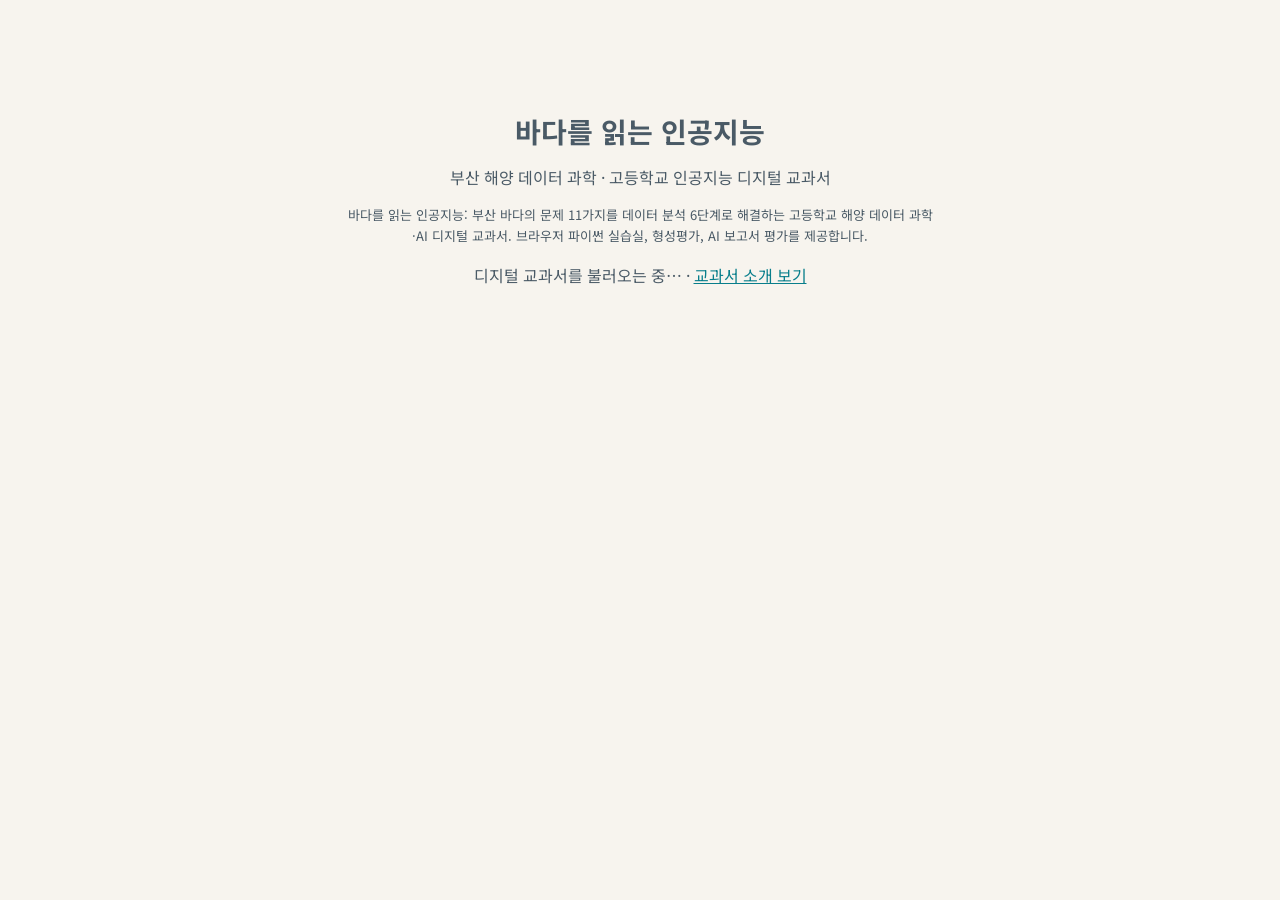
<file: index.html>
<!DOCTYPE html>
<html lang="ko">
<head>
<meta charset="utf-8">
<meta name="viewport" content="width=device-width, initial-scale=1">
<title>바다를 읽는 인공지능 | 부산 해양 데이터 과학 AI 디지털 교과서</title>
<meta name="description" content="바다를 읽는 인공지능: 부산 바다의 문제 11가지를 데이터 분석 6단계로 해결하는 고등학교 해양 데이터 과학·AI 디지털 교과서. 브라우저 파이썬 실습실, 형성평가, AI 보고서 평가를 제공합니다.">
<meta name="keywords" content="바다를 읽는 인공지능, 부산 해양 데이터 과학, 해양 데이터, 인공지능 교과서, 데이터 과학, 디지털 교과서, 고등학교 AI, 머신러닝 실습, 파이썬, 부산 바다">
<link rel="canonical" href="https://bunnyeolee.github.io/bada/">
<meta name="robots" content="index,follow">
<meta name="theme-color" content="#0b3954">
<meta property="og:type" content="website"><meta property="og:locale" content="ko_KR"><meta property="og:site_name" content="바다를 읽는 인공지능">
<meta property="og:title" content="바다를 읽는 인공지능 · 부산 해양 데이터 과학 디지털 교과서"><meta property="og:description" content="바다를 읽는 인공지능: 부산 바다의 문제 11가지를 데이터 분석 6단계로 해결하는 고등학교 해양 데이터 과학·AI 디지털 교과서. 브라우저 파이썬 실습실, 형성평가, AI 보고서 평가를 제공합니다.">
<meta property="og:url" content="https://bunnyeolee.github.io/bada/"><meta property="og:image" content="https://bunnyeolee.github.io/bada/og.png"><meta property="og:image:width" content="1200"><meta property="og:image:height" content="630">
<meta name="twitter:card" content="summary_large_image"><meta name="twitter:title" content="바다를 읽는 인공지능"><meta name="twitter:description" content="바다를 읽는 인공지능: 부산 바다의 문제 11가지를 데이터 분석 6단계로 해결하는 고등학교 해양 데이터 과학·AI 디지털 교과서. 브라우저 파이썬 실습실, 형성평가, AI 보고서 평가를 제공합니다."><meta name="twitter:image" content="https://bunnyeolee.github.io/bada/og.png">
<meta name="google-site-verification" content="dU9TQz_OjfH5fvHGdCy_H62R6X4qDfVGs4rVJSumk_A">
<script type="application/ld+json">{"@context": "https://schema.org", "@graph": [{"@type": "WebSite", "name": "바다를 읽는 인공지능", "alternateName": ["바다를 읽는 AI", "부산 해양 데이터 과학 디지털 교과서"], "url": "https://bunnyeolee.github.io/bada/", "inLanguage": "ko"}, {"@type": "Course", "name": "바다를 읽는 인공지능", "description": "바다를 읽는 인공지능: 부산 바다의 문제 11가지를 데이터 분석 6단계로 해결하는 고등학교 해양 데이터 과학·AI 디지털 교과서. 브라우저 파이썬 실습실, 형성평가, AI 보고서 평가를 제공합니다.", "url": "https://bunnyeolee.github.io/bada/", "inLanguage": "ko", "educationalLevel": "고등학교", "about": ["데이터 과학", "인공지능", "머신러닝", "해양 데이터"], "provider": {"@type": "Organization", "name": "바다를 읽는 인공지능", "url": "https://bunnyeolee.github.io/bada/"}, "hasCourseInstance": {"@type": "CourseInstance", "courseMode": "online", "courseWorkload": "PT34H"}, "offers": {"@type": "Offer", "price": "0", "priceCurrency": "KRW", "category": "Free"}}]}</script>

<link rel="preconnect" href="https://fonts.googleapis.com">
<link rel="stylesheet" href="https://fonts.googleapis.com/css2?family=Noto+Sans+KR:wght@400;500;700;900&family=JetBrains+Mono:wght@400;600&display=swap">
<link rel="icon" href="data:image/svg+xml,%3Csvg xmlns=%22http://www.w3.org/2000/svg%22 viewBox=%220 0 100 100%22%3E%3Ctext y=%22.9em%22 font-size=%2290%22%3E🌊%3C/text%3E%3C/svg%3E">
<link rel="stylesheet" href="app.css">
<script>window.APP_MODE = window.APP_MODE || "server";</script>
<script src="config.js"></script>
<script>window.APP_MODE = (window.BADA_CONFIG && window.BADA_CONFIG.apiUrl) ? "gas" : "demo";</script>
</head>
<body>
<div id="app"><div class="boot" style="max-width:640px;margin:12vh auto;padding:0 20px;text-align:center">
<h1 style="font-size:28px;margin:0 0 10px">바다를 읽는 인공지능</h1><p style="margin:0 0 6px">부산 해양 데이터 과학 · 고등학교 인공지능 디지털 교과서</p>
<p class="small muted">바다를 읽는 인공지능: 부산 바다의 문제 11가지를 데이터 분석 6단계로 해결하는 고등학교 해양 데이터 과학·AI 디지털 교과서. 브라우저 파이썬 실습실, 형성평가, AI 보고서 평가를 제공합니다.</p><p>디지털 교과서를 불러오는 중… · <a href="intro.html">교과서 소개 보기</a></p>
<noscript><p>이 디지털 교과서는 자바스크립트가 켜져 있어야 동작합니다. <a href="intro.html">교과서 소개</a>를 먼저 읽어 보세요.</p></noscript></div></div>
<div id="toast" role="status" aria-live="polite"></div>
<div id="modal" class="modal" hidden><div class="modal-card" role="dialog" aria-modal="true"><div id="modal-body"></div></div></div>
<script src="vendor/chart.umd.min.js"></script>
<script src="js/core.js"></script>
<script src="js/local.js"></script>
<script src="js/gas.js"></script>
<script src="js/book.js"></script>
<script src="js/lab.js"></script>
<script src="js/student.js"></script>
<script src="js/teacher.js"></script>
<script src="js/insight.js"></script>
<script>App.start();</script>
</body>
</html>
</file>
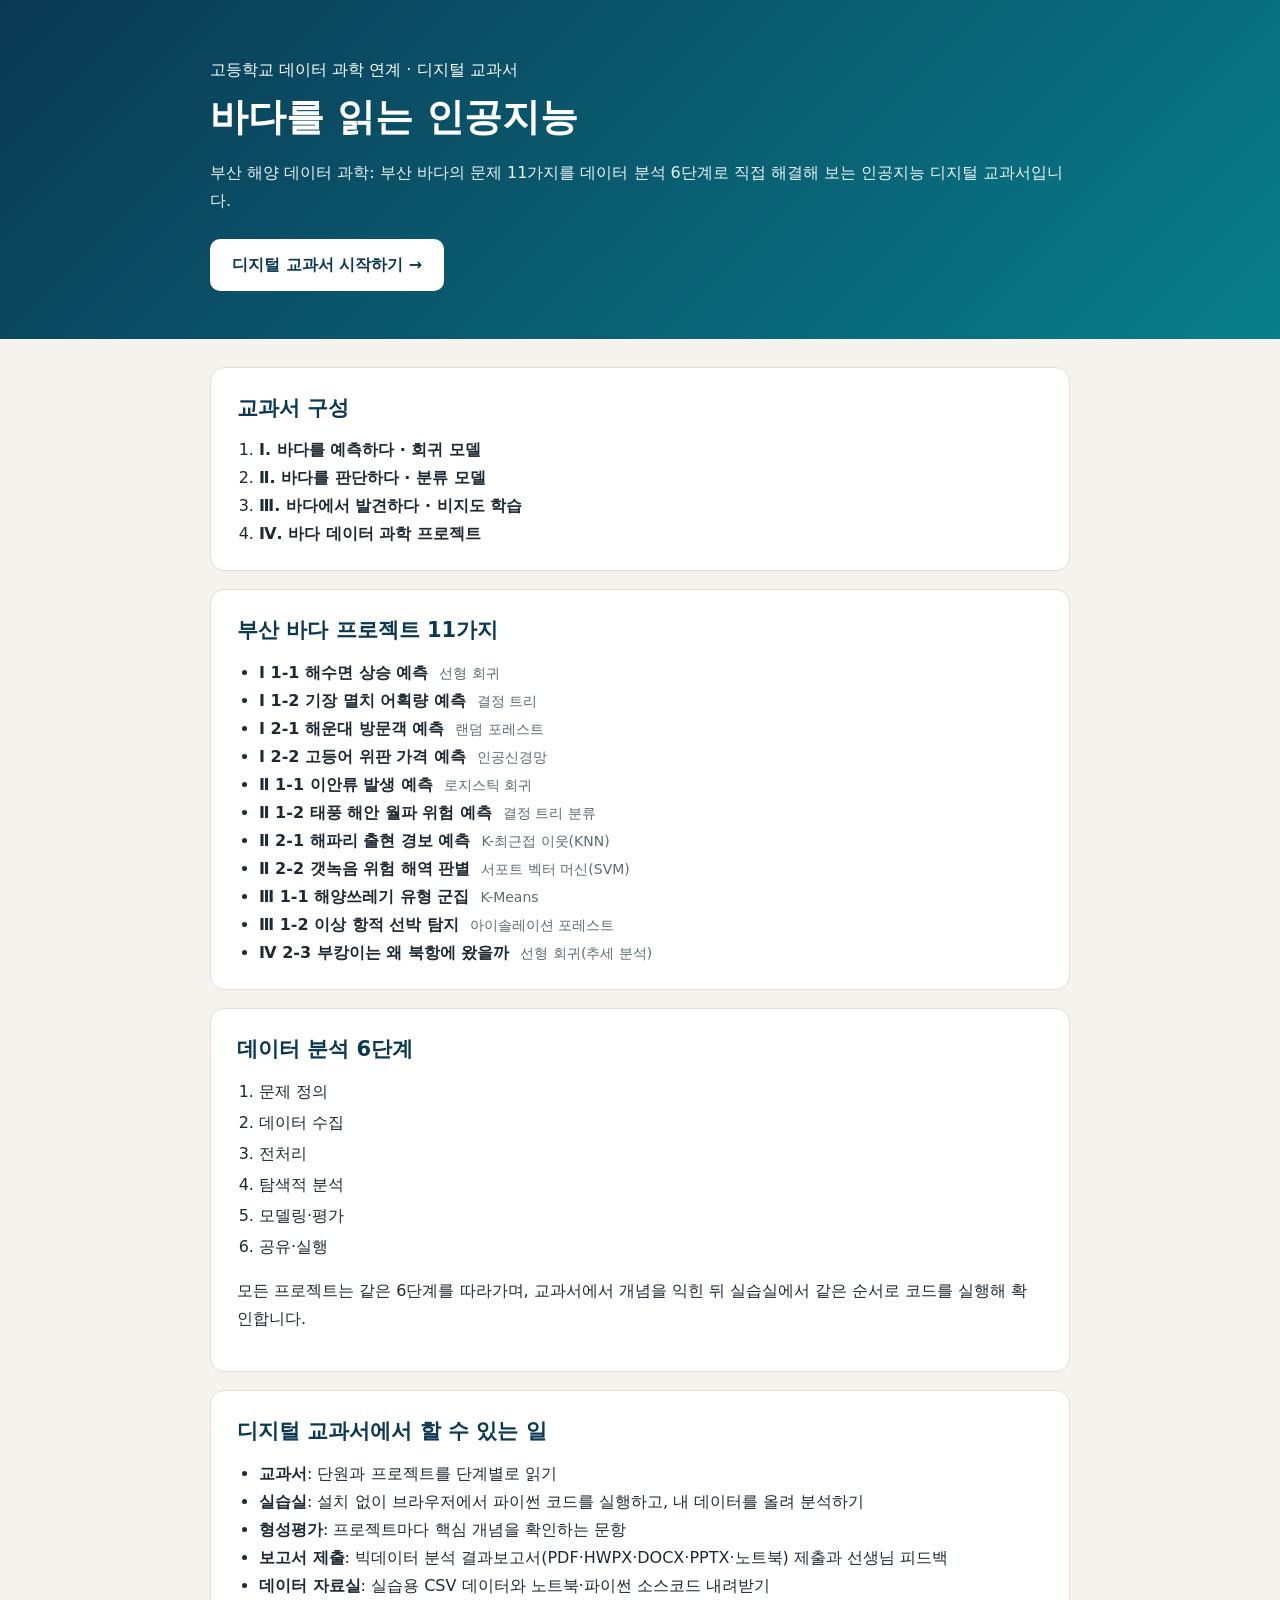
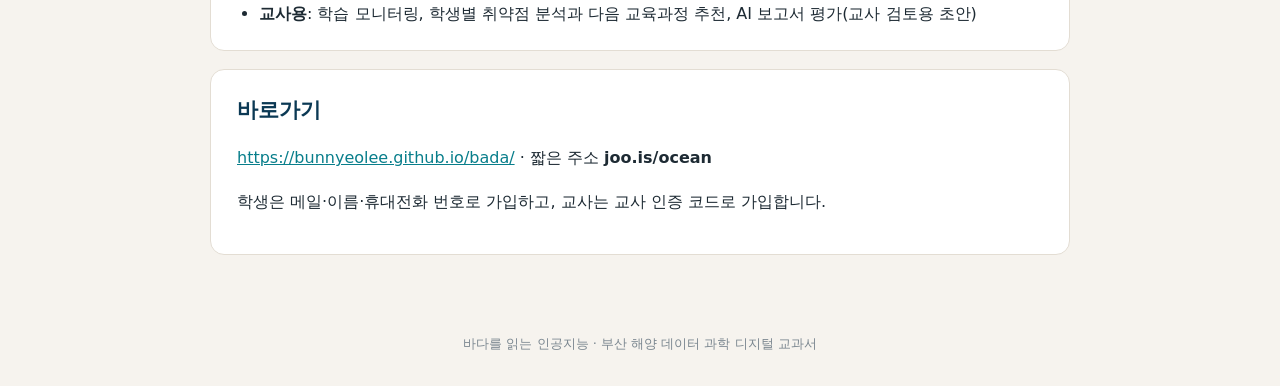
<file: intro.html>
<!DOCTYPE html><html lang="ko"><head><meta charset="utf-8"><meta name="viewport" content="width=device-width, initial-scale=1">
<title>바다를 읽는 인공지능 소개 | 부산 해양 데이터 과학 AI 디지털 교과서</title>
<meta name="description" content="바다를 읽는 인공지능: 부산 바다의 문제 11가지를 데이터 분석 6단계로 해결하는 고등학교 해양 데이터 과학·AI 디지털 교과서. 브라우저 파이썬 실습실, 형성평가, AI 보고서 평가를 제공합니다."><link rel="canonical" href="https://bunnyeolee.github.io/bada/intro.html">
<meta property="og:title" content="바다를 읽는 인공지능 소개"><meta property="og:description" content="바다를 읽는 인공지능: 부산 바다의 문제 11가지를 데이터 분석 6단계로 해결하는 고등학교 해양 데이터 과학·AI 디지털 교과서. 브라우저 파이썬 실습실, 형성평가, AI 보고서 평가를 제공합니다."><meta property="og:image" content="https://bunnyeolee.github.io/bada/og.png"><meta property="og:url" content="https://bunnyeolee.github.io/bada/intro.html">
<link rel="icon" href="data:image/svg+xml,%3Csvg xmlns=%22http://www.w3.org/2000/svg%22 viewBox=%220 0 100 100%22%3E%3Ctext y=%22.9em%22 font-size=%2290%22%3E🌊%3C/text%3E%3C/svg%3E">
<style>body{margin:0;font-family:"Noto Sans KR",system-ui,sans-serif;color:#1d2a33;background:#f6f3ee;line-height:1.75}
header{background:linear-gradient(135deg,#0b3954,#087e8b);color:#fff;padding:56px 20px 48px}.w{max-width:860px;margin:0 auto}
h1{font-size:38px;margin:0 0 8px}header p{opacity:.92;margin:6px 0}.go{display:inline-block;margin-top:18px;background:#fff;color:#0b3954;font-weight:800;padding:12px 22px;border-radius:10px;text-decoration:none}
main{padding:28px 20px 60px}section{background:#fff;border:1px solid #e3ddd3;border-radius:14px;padding:22px 26px;margin-bottom:18px}h2{color:#0b3954;margin:0 0 10px;font-size:21px}
ol,ul{padding-left:22px;margin:0}li span{color:#5c6b75;font-size:14px;margin-left:6px}.steps li{margin:3px 0}footer{text-align:center;color:#7b8790;font-size:13px;padding-bottom:30px}a{color:#087e8b}</style></head>
<body><header><div class="w"><div>고등학교 데이터 과학 연계 · 디지털 교과서</div><h1>바다를 읽는 인공지능</h1>
<p>부산 해양 데이터 과학: 부산 바다의 문제 11가지를 데이터 분석 6단계로 직접 해결해 보는 인공지능 디지털 교과서입니다.</p>
<a class="go" href="./">디지털 교과서 시작하기 →</a></div></header>
<main class="w">
<section><h2>교과서 구성</h2><ol><li><b>Ⅰ. 바다를 예측하다 · 회귀 모델</b></li><li><b>Ⅱ. 바다를 판단하다 · 분류 모델</b></li><li><b>Ⅲ. 바다에서 발견하다 · 비지도 학습</b></li><li><b>Ⅳ. 바다 데이터 과학 프로젝트</b></li></ol></section>
<section><h2>부산 바다 프로젝트 11가지</h2><ul><li><b>Ⅰ 1-1 해수면 상승 예측</b> <span>선형 회귀</span></li><li><b>Ⅰ 1-2 기장 멸치 어획량 예측</b> <span>결정 트리</span></li><li><b>Ⅰ 2-1 해운대 방문객 예측</b> <span>랜덤 포레스트</span></li><li><b>Ⅰ 2-2 고등어 위판 가격 예측</b> <span>인공신경망</span></li><li><b>Ⅱ 1-1 이안류 발생 예측</b> <span>로지스틱 회귀</span></li><li><b>Ⅱ 1-2 태풍 해안 월파 위험 예측</b> <span>결정 트리 분류</span></li><li><b>Ⅱ 2-1 해파리 출현 경보 예측</b> <span>K-최근접 이웃(KNN)</span></li><li><b>Ⅱ 2-2 갯녹음 위험 해역 판별</b> <span>서포트 벡터 머신(SVM)</span></li><li><b>Ⅲ 1-1 해양쓰레기 유형 군집</b> <span>K-Means</span></li><li><b>Ⅲ 1-2 이상 항적 선박 탐지</b> <span>아이솔레이션 포레스트</span></li><li><b>Ⅳ 2-3 부캉이는 왜 북항에 왔을까</b> <span>선형 회귀(추세 분석)</span></li></ul></section>
<section><h2>데이터 분석 6단계</h2><ol class="steps"><li>문제 정의</li><li>데이터 수집</li><li>전처리</li><li>탐색적 분석</li><li>모델링·평가</li><li>공유·실행</li></ol>
<p>모든 프로젝트는 같은 6단계를 따라가며, 교과서에서 개념을 익힌 뒤 실습실에서 같은 순서로 코드를 실행해 확인합니다.</p></section>
<section><h2>디지털 교과서에서 할 수 있는 일</h2><ul>
<li><b>교과서</b>: 단원과 프로젝트를 단계별로 읽기</li>
<li><b>실습실</b>: 설치 없이 브라우저에서 파이썬 코드를 실행하고, 내 데이터를 올려 분석하기</li>
<li><b>형성평가</b>: 프로젝트마다 핵심 개념을 확인하는 문항</li>
<li><b>보고서 제출</b>: 빅데이터 분석 결과보고서(PDF·HWPX·DOCX·PPTX·노트북) 제출과 선생님 피드백</li>
<li><b>데이터 자료실</b>: 실습용 CSV 데이터와 노트북·파이썬 소스코드 내려받기</li>
<li><b>교사용</b>: 학습 모니터링, 학생별 취약점 분석과 다음 교육과정 추천, AI 보고서 평가(교사 검토용 초안)</li></ul></section>
<section><h2>바로가기</h2><p><a href="./">https://bunnyeolee.github.io/bada/</a> · 짧은 주소 <b>joo.is/ocean</b></p>
<p>학생은 메일·이름·휴대전화 번호로 가입하고, 교사는 교사 인증 코드로 가입합니다.</p></section>
</main><footer>바다를 읽는 인공지능 · 부산 해양 데이터 과학 디지털 교과서</footer></body></html>
</file>
<file: app.css>
:root{
  --navy:#0b3954; --navy2:#12506f; --teal:#087e8b; --teal2:#0fa3b1; --sky:#e6f4f6; --sand:#f7f4ee; --coral:#e8594f; --amber:#f2a541; --green:#3c9d6b;
  --ink:#1d2730; --ink2:#4a5a66; --line:#dfe6ea; --card:#fff; --radius:12px; --shadow:0 1px 2px rgba(11,57,84,.06),0 4px 16px rgba(11,57,84,.06);
  --font:"Noto Sans KR",system-ui,-apple-system,"Apple SD Gothic Neo","Malgun Gothic",sans-serif; --mono:"JetBrains Mono",ui-monospace,Consolas,monospace;
}
*{box-sizing:border-box}
html,body{margin:0;background:var(--sand);color:var(--ink);font-family:var(--font);font-size:16px;line-height:1.65}
a{color:var(--teal)}
button{font-family:inherit}
.boot{padding:40vh 0;text-align:center;color:var(--ink2)}
.hidden{display:none!important}
/* ---- buttons, inputs ---- */
.btn{display:inline-flex;align-items:center;gap:6px;border:1px solid var(--line);background:#fff;color:var(--ink);padding:8px 14px;border-radius:9px;font-size:14.5px;font-weight:500;cursor:pointer;text-decoration:none;white-space:nowrap}
.btn:hover{border-color:var(--teal);color:var(--teal)}
.btn.primary{background:var(--teal);border-color:var(--teal);color:#fff}
.btn.primary:hover{background:#066e79;color:#fff}
.btn.navy{background:var(--navy);border-color:var(--navy);color:#fff}
.btn.danger{color:var(--coral);border-color:#f3c7c3}
.btn.sm{padding:5px 10px;font-size:13px}
.btn:disabled{opacity:.5;cursor:not-allowed}
.btn.ai{background:linear-gradient(135deg,#6a4cc4,#087e8b);color:#fff;border:0}
input,select,textarea{font-family:inherit;font-size:15px;border:1px solid var(--line);border-radius:9px;padding:9px 11px;background:#fff;color:var(--ink);width:100%}
input:focus,select:focus,textarea:focus{outline:2px solid rgba(8,126,139,.25);border-color:var(--teal)}
label.f{display:block;font-size:13.5px;font-weight:500;color:var(--ink2);margin:12px 0 5px}
.row{display:flex;gap:10px;align-items:center;flex-wrap:wrap}
.spacer{flex:1}
.muted{color:var(--ink2)} .small{font-size:13px}
.pill{display:inline-block;white-space:nowrap;padding:2px 9px;border-radius:99px;font-size:12px;font-weight:600;background:var(--sky);color:var(--navy2)}
.pill.ok{background:#e1f3e9;color:#1f7a4b} .pill.warn{background:#fdf0dc;color:#9a5b00} .pill.bad{background:#fde5e3;color:#b23a31} .pill.gray{background:#eef1f3;color:#6b7680}
.dot{display:inline-block;width:8px;height:8px;border-radius:50%;background:#c4ccd2;margin-right:5px}.dot.on{background:#2fb36b;box-shadow:0 0 0 3px rgba(47,179,107,.18)}
/* ---- layout ---- */
.topbar{position:sticky;top:0;z-index:20;background:var(--navy);color:#fff;display:flex;align-items:center;gap:6px;padding:0 18px;height:58px;box-shadow:0 2px 10px rgba(0,0,0,.12)}
.brand{display:flex;align-items:center;gap:10px;font-weight:900;letter-spacing:-.3px;margin-right:14px;color:#fff;text-decoration:none;white-space:nowrap}
.brand .logo{width:30px;height:30px;border-radius:8px;background:linear-gradient(160deg,#0fa3b1,#0b3954);display:grid;place-items:center;font-size:17px;border:1px solid rgba(255,255,255,.25)}
.brand small{font-weight:500;opacity:.7;font-size:12px;display:block;line-height:1}
.nav{display:flex;gap:2px;overflow-x:auto;scrollbar-width:none}
.nav a{color:#cfe3ea;text-decoration:none;padding:8px 12px;border-radius:8px;font-size:14.5px;white-space:nowrap}
.nav a:hover{background:rgba(255,255,255,.08);color:#fff}
.nav a.on{background:rgba(255,255,255,.14);color:#fff;font-weight:700}
.who{display:flex;align-items:center;gap:10px;font-size:13.5px;white-space:nowrap;color:#d8e8ee}
.who b{color:#fff}.who .role{font-size:11.5px;padding:1px 7px;border-radius:99px;background:rgba(255,255,255,.16)}
.who .btn{background:transparent;color:#fff;border-color:rgba(255,255,255,.3);padding:5px 10px;font-size:13px}
.demo-bar{background:#fff7e6;border-bottom:1px solid #f3dfb5;color:#7a5200;font-size:13.5px;padding:7px 18px;display:flex;gap:10px;align-items:center;flex-wrap:wrap}
.page{max-width:1240px;margin:0 auto;padding:26px 22px 80px}
.page.wide{max-width:1500px}
h1.title{font-size:26px;margin:0 0 6px;letter-spacing:-.5px}
.sub{color:var(--ink2);margin:0 0 22px}
.card{background:var(--card);border:1px solid var(--line);border-radius:var(--radius);box-shadow:var(--shadow);padding:20px}
.card h3{margin:0 0 12px;font-size:17px}
.grid{display:grid;gap:16px}
.g2{grid-template-columns:repeat(auto-fit,minmax(320px,1fr))} .g3{grid-template-columns:repeat(auto-fit,minmax(260px,1fr))} .g4{grid-template-columns:repeat(auto-fit,minmax(190px,1fr))}
.stat{padding:16px 18px}.stat .k{font-size:13px;color:var(--ink2)}.stat .v{font-size:28px;font-weight:900;letter-spacing:-.5px;color:var(--navy)}.stat .v small{font-size:14px;font-weight:500;color:var(--ink2);margin-left:3px}
/* ---- auth ---- */
.auth{min-height:100vh;display:grid;grid-template-columns:1.1fr 1fr}
.auth-hero{background:linear-gradient(170deg,rgba(11,57,84,.88),rgba(8,126,139,.82)),url(fig/cover.png) center/cover;color:#fff;padding:56px 52px;display:flex;flex-direction:column;justify-content:flex-end}
.auth-hero h1{font-size:38px;line-height:1.25;margin:0 0 14px;letter-spacing:-1px}
.auth-hero p{opacity:.9;max-width:520px}
.auth-hero .chips{display:flex;flex-wrap:wrap;gap:6px;margin-top:20px}
.auth-hero .chips span{border:1px solid rgba(255,255,255,.35);border-radius:99px;padding:3px 11px;font-size:13px}
.auth-panel{display:flex;align-items:center;justify-content:center;padding:40px 24px}
.auth-box{width:100%;max-width:420px}
.tabs{display:flex;background:#eaeef1;border-radius:11px;padding:4px;margin-bottom:18px}
.tabs button{flex:1;border:0;background:transparent;padding:10px;border-radius:8px;font-size:15px;font-weight:600;color:var(--ink2);cursor:pointer}
.tabs button.on{background:#fff;color:var(--navy);box-shadow:var(--shadow)}
.err{color:var(--coral);font-size:14px;min-height:20px;margin-top:10px}
.consent{font-size:13px;color:var(--ink2);background:#f3f6f8;border-radius:9px;padding:10px 12px;margin-top:14px}
.consent label{display:flex;gap:8px;align-items:flex-start;color:var(--ink);font-weight:500;margin-top:6px}
.consent input{width:auto;margin-top:5px}
/* ---- book ---- */
.book{display:grid;grid-template-columns:290px 1fr;gap:0;min-height:calc(100vh - 58px)}
.toc{background:#fff;border-right:1px solid var(--line);padding:16px 10px 60px;position:sticky;top:58px;height:calc(100vh - 58px);overflow:auto}
.toc .u{margin:10px 0 4px;padding:6px 10px;font-weight:800;color:var(--navy);font-size:14.5px}
.toc .u span{color:var(--teal);margin-right:5px}
.toc a{display:flex;gap:6px;align-items:baseline;padding:5px 10px 5px 14px;border-radius:7px;color:var(--ink);text-decoration:none;font-size:13.8px;line-height:1.45}
.toc a:hover{background:var(--sky)}
.toc a.on{background:var(--teal);color:#fff}
.toc a.proj{font-weight:600}
.toc a .ck{margin-left:auto;font-size:11px;color:var(--green)} .toc a.on .ck{color:#fff}
.reader{padding:28px 40px 90px;max-width:960px}
.crumb{font-size:13px;color:var(--ink2);margin-bottom:6px}
.reader h1{font-size:28px;letter-spacing:-.6px;margin:0 0 16px;color:var(--navy)}
.proj-head{display:flex;gap:18px;align-items:flex-end;background:linear-gradient(120deg,var(--navy),var(--teal));color:#fff;border-radius:16px;padding:22px 24px;margin-bottom:18px}
.proj-head h1{color:#fff;margin:0}
.proj-head .algo{display:inline-block;background:rgba(255,255,255,.18);border-radius:99px;padding:2px 10px;font-size:13px;margin-bottom:8px}
.steps{display:flex;gap:6px;flex-wrap:wrap;margin:0 0 20px;position:sticky;top:58px;background:var(--sand);padding:10px 0;z-index:5}
.steps button{border:1px solid var(--line);background:#fff;border-radius:99px;padding:7px 13px;font-size:13.5px;cursor:pointer;color:var(--ink2);display:flex;gap:6px;align-items:center}
.steps button b{display:inline-grid;place-items:center;width:20px;height:20px;border-radius:50%;background:#e8eef1;color:var(--navy);font-size:11.5px}
.steps button.on{border-color:var(--teal);color:var(--teal);font-weight:700}
.steps button.on b{background:var(--teal);color:#fff}
.steps button.done b{background:var(--green);color:#fff}
.content{font-size:16.3px}
.content h4{font-size:20px;color:var(--navy);margin:28px 0 10px}
.content p{margin:10px 0}
.content figure.fig{margin:22px 0;background:#fff;border:1px solid var(--line);border-radius:12px;padding:12px;text-align:center}
.content figure.fig img{max-width:100%;height:auto;border-radius:6px}
.content figcaption{font-size:13.5px;color:var(--ink2);margin-top:6px}
.content figcaption b{color:var(--teal);margin-right:4px}
.tbl{overflow-x:auto;margin:14px 0}
.content table{border-collapse:collapse;width:100%;font-size:14.5px;background:#fff}
.content th{background:#e9f2f4;color:var(--navy);font-weight:700;text-align:left}
.content th,.content td{border:1px solid #d6e0e5;padding:8px 10px;vertical-align:top}
.content pre.code{background:#0f2534;color:#e4eef3;border-radius:10px;padding:14px 16px;overflow:auto;font-family:var(--mono);font-size:13.5px;line-height:1.55;position:relative}
.content code{font-family:var(--mono);font-size:.92em;background:#eef3f5;padding:1px 5px;border-radius:4px}
.content pre code{background:none;padding:0}
.box{border-radius:12px;margin:18px 0;overflow:hidden;border:1px solid var(--line);background:#fff}
.box-h{padding:8px 14px;font-weight:800;font-size:14.5px;color:#fff;background:var(--navy2)}
.box-b{padding:6px 16px 10px}
.box-b p{margin:8px 0}
.box-goal .box-h{background:var(--teal)} .box-concept .box-h{background:#6a4cc4} .box-concept{border-color:#d9d0f3;background:#faf8ff}
.box-self .box-h{background:var(--coral)} .box-team .box-h{background:#d17a22} .box-more .box-h{background:#3e7cb1}
.box-data .box-h{background:#2c6e49} .box-data{background:#f4faf6} .box-world .box-h{background:var(--navy)} .box-world{background:#f5f9fb}
.box-check .box-h,.box-keyword .box-h,.box-quiz .box-h{background:#8a5a00} .box-plan .box-h{background:#7a8790} .box-unit .box-h{background:var(--teal)}
.box-env .box-h{background:#555} .box-comp .box-h{background:#6a4cc4}
.box textarea.note-input{border:0;border-top:1px dashed var(--line);border-radius:0;min-height:70px}
details.answer{background:#fffaf0;border:1px dashed #e6c88a;border-radius:9px;padding:6px 12px;margin:10px 0}
details.answer summary{cursor:pointer;color:#8a5a00;font-weight:600;font-size:14px}
textarea.form-cell{min-height:54px;border:1px dashed #c9d5db;background:#fbfdfe;font-size:14px}
.pager{display:flex;justify-content:space-between;gap:10px;margin-top:36px;padding-top:18px;border-top:1px solid var(--line)}
.next-actions{display:grid;grid-template-columns:repeat(auto-fit,minmax(200px,1fr));gap:12px;margin-top:26px}
.next-actions a{display:block;background:#fff;border:1px solid var(--line);border-radius:12px;padding:14px 16px;text-decoration:none;color:var(--ink)}
.next-actions a:hover{border-color:var(--teal)}
.next-actions b{display:block;color:var(--navy);margin-bottom:3px}
/* ---- project cards ---- */
.pcard{display:flex;flex-direction:column;overflow:hidden;padding:0}
.pcard .img{height:130px;background-size:cover;background-position:center;position:relative}
.pcard .img .tag{position:absolute;left:10px;top:10px;background:rgba(11,57,84,.85);color:#fff;font-size:12px;border-radius:6px;padding:2px 8px}
.pcard .body{padding:14px 16px;flex:1;display:flex;flex-direction:column;gap:6px}
.pcard .body b{font-size:15.5px}
.pcard .body .q{font-size:13.5px;color:var(--ink2)}
.pcard .prog{display:flex;gap:5px;flex-wrap:wrap;margin-top:auto;padding-top:6px}
.pcard .acts{display:flex;gap:6px;border-top:1px solid var(--line);padding:10px 12px;flex-wrap:wrap}
/* ---- lab ---- */
.lab-head{display:flex;gap:12px;align-items:center;flex-wrap:wrap;margin-bottom:16px}
.pystatus{font-size:13.5px;padding:6px 12px;border-radius:99px;background:#eef1f3;color:var(--ink2)}
.pystatus.ready{background:#e1f3e9;color:#1f7a4b}.pystatus.busy{background:#fdf0dc;color:#9a5b00}.pystatus.fail{background:#fde5e3;color:#b23a31}
.cell{background:#fff;border:1px solid var(--line);border-radius:12px;margin:14px 0;overflow:hidden}
.cell .ch{display:flex;gap:10px;align-items:center;padding:10px 14px;background:#f6f9fa;border-bottom:1px solid var(--line)}
.cell .ch .st{font-size:12px;font-weight:800;color:#fff;background:var(--teal);border-radius:6px;padding:2px 8px}
.cell .ch b{font-size:15px}
.cell .guide{padding:10px 14px 0;font-size:14.5px;color:var(--ink2)}
.cell .task{margin:8px 14px 0;font-size:14px;background:#fffaf0;border-left:3px solid var(--amber);padding:6px 10px;border-radius:4px}
.editor{display:block;width:calc(100% - 28px);margin:10px 14px;font-family:var(--mono);font-size:13.5px;line-height:1.55;background:#0f2534;color:#e4eef3;border:0;border-radius:9px;padding:12px 14px;resize:vertical;min-height:80px;white-space:pre;overflow:auto;tab-size:4}
.editor:focus{outline:2px solid var(--teal2)}
.cell .bar{display:flex;gap:8px;padding:0 14px 12px;align-items:center}
.out{margin:0 14px 14px;border-top:1px dashed var(--line);padding-top:10px;display:none}
.out.show{display:block}
.out pre{margin:0;font-family:var(--mono);font-size:13px;white-space:pre-wrap;word-break:break-all;color:#22313b;max-height:420px;overflow:auto}
.out pre.e{color:#b23a31;background:#fff4f3;border-radius:8px;padding:8px 10px}
.out img{max-width:100%;display:block;margin:8px 0;border:1px solid var(--line);border-radius:8px}
.out .df{overflow:auto;max-height:380px}.out .df table{border-collapse:collapse;font-size:12.5px}.out .df th,.out .df td{border:1px solid #e1e7ea;padding:3px 7px;text-align:right}.out .df th{background:#f1f6f8}
.hint{font-size:13px;background:#eef6f7;border-radius:8px;padding:7px 10px;color:var(--navy2);margin-top:8px}
/* ---- quiz ---- */
.qitem{background:#fff;border:1px solid var(--line);border-radius:12px;padding:16px 18px;margin:12px 0}
.qitem .qq{font-weight:700;margin-bottom:10px}
.qitem label{display:flex;gap:10px;align-items:flex-start;padding:8px 10px;border-radius:8px;cursor:pointer;border:1px solid transparent}
.qitem label:hover{background:#f4f8f9}
.qitem input{width:auto;margin-top:6px}
.qitem label.right{background:#e7f6ee;border-color:#a9dcbf}.qitem label.wrong{background:#fdecea;border-color:#f3bdb7}
.qitem .ex{margin-top:8px;font-size:14px;background:#f5f8fa;border-radius:8px;padding:8px 12px}
.score-big{font-size:46px;font-weight:900;color:var(--teal);letter-spacing:-1px}
/* ---- tables ---- */
table.t{border-collapse:collapse;width:100%;font-size:14px;background:#fff}
table.t th{background:#f1f5f7;color:var(--ink2);font-weight:600;font-size:13px;text-align:left;position:sticky;top:0}
table.t th,table.t td{border-bottom:1px solid var(--line);padding:9px 10px;vertical-align:middle}
table.t tr.click{cursor:pointer}table.t tr.click:hover td{background:#f6fafb}
table.t th.sort{cursor:pointer}
.twrap{overflow:auto;border:1px solid var(--line);border-radius:12px;background:#fff}
.heat{display:inline-grid;place-items:center;width:34px;height:26px;border-radius:6px;font-size:12px;font-weight:700}
/* ---- report / eval ---- */
.drop{border:2px dashed #b9cdd5;border-radius:12px;padding:26px;text-align:center;background:#fbfdfe;cursor:pointer}
.drop.over{border-color:var(--teal);background:var(--sky)}
.preview{white-space:pre-wrap;font-size:13.5px;max-height:360px;overflow:auto;background:#f7f9fa;border-radius:9px;padding:12px;border:1px solid var(--line)}
.eval-grid{display:grid;grid-template-columns:1fr 1fr;gap:16px}
.sbar{display:grid;grid-template-columns:170px 1fr 34px;gap:10px;align-items:center;margin:7px 0;font-size:14px}
.sbar .track{height:10px;background:#edf1f3;border-radius:99px;overflow:hidden}.sbar .track i{display:block;height:100%;background:linear-gradient(90deg,var(--teal2),var(--teal));border-radius:99px}
.sbar .ev{grid-column:1/-1;font-size:13px;color:var(--ink2);margin:-3px 0 4px}
.grade{font-size:44px;font-weight:900;color:var(--navy);line-height:1}
.caution{margin-top:16px;padding:12px 14px;border-radius:10px;background:#fff8e6;border:1px solid #f0d28a;color:#6b4a00;font-size:13.8px;line-height:1.7}
.caution b{color:#7a4b00}
.seteuk{min-height:220px;font-size:15px;line-height:1.75}
.counter{font-size:12.5px;color:var(--ink2)}
.counter.over{color:var(--coral);font-weight:700}
ul.clean{margin:6px 0;padding-left:20px}ul.clean li{margin:3px 0}
/* ---- modal, toast ---- */
.modal{position:fixed;inset:0;background:rgba(11,30,44,.45);display:grid;place-items:center;z-index:100;padding:20px}
.modal[hidden]{display:none}
.modal-card{background:#fff;border-radius:14px;max-width:560px;width:100%;padding:22px 24px;box-shadow:0 20px 60px rgba(0,0,0,.25);max-height:86vh;overflow:auto}
#toast{position:fixed;bottom:24px;left:50%;transform:translateX(-50%) translateY(20px);background:#13283a;color:#fff;padding:11px 18px;border-radius:10px;font-size:14.5px;opacity:0;transition:.25s;z-index:120;pointer-events:none;max-width:90vw}
#toast.show{opacity:1;transform:translateX(-50%)}
.empty{padding:40px;text-align:center;color:var(--ink2)}
.spin{display:inline-block;width:14px;height:14px;border:2px solid currentColor;border-right-color:transparent;border-radius:50%;animation:sp .8s linear infinite;vertical-align:-2px}
@keyframes sp{to{transform:rotate(360deg)}}
.chartbox{position:relative;height:260px}
@media (max-width:900px){
  .auth{grid-template-columns:1fr}.auth-hero{min-height:280px;padding:32px 24px}.auth-hero h1{font-size:28px}
  .book{grid-template-columns:1fr}.toc{position:static;height:auto;max-height:300px;border-right:0;border-bottom:1px solid var(--line)}
  .reader{padding:20px 16px 80px}.eval-grid{grid-template-columns:1fr}.who .nm{display:none}.brand small{display:none}
  .sbar{grid-template-columns:120px 1fr 30px}
}
@media print{.topbar,.toc,.steps,.pager,.next-actions,.demo-bar{display:none!important}.book{display:block}}
.fb-list{margin-bottom:14px;border:1px solid #f0d28a;background:#fffbf0;border-radius:12px;padding:12px 14px}
.fb-head{font-weight:800;color:#7a4b00;margin-bottom:6px}
.fb-item{padding:8px 0;border-top:1px dashed #ecd9a8}.fb-item:first-of-type{border-top:0}
.fb-item.new .fb-text{font-weight:600}
.fb-text{white-space:pre-wrap;margin-top:3px;color:var(--ink)}
.fb-alert{display:block;text-decoration:none;color:var(--ink);background:#fffbf0;border-color:#f0d28a}
.feedback-card{border-color:#f0d28a;background:#fffdf6}

.tabbar{display:flex;gap:6px;margin:16px 0 4px;border-bottom:1px solid var(--line);flex-wrap:wrap}
.tabbar a{padding:9px 16px;border-radius:10px 10px 0 0;text-decoration:none;color:var(--ink2);font-weight:600;border:1px solid transparent;border-bottom:0;margin-bottom:-1px}
.tabbar a.on{background:#fff;color:var(--navy);border-color:var(--line)}
.tabbar a:hover{color:var(--teal)}
#insbox{margin-top:16px}
.lv{display:inline-block;padding:4px 14px;border-radius:99px;font-weight:900;font-size:17px;margin-left:6px}
.lv-b{background:#fde5e3;color:#b23a31}.lv-m{background:#fdf0dc;color:#9a5b00}.lv-a{background:#e1f3e9;color:#1f7a4b}
ol.path{list-style:none;padding:0;margin:0;counter-reset:p}
ol.path li{display:flex;gap:12px;align-items:center;padding:12px 4px;border-bottom:1px dashed var(--line);counter-increment:p}
ol.path li::before{content:counter(p);display:grid;place-items:center;min-width:28px;height:28px;border-radius:50%;background:var(--navy);color:#fff;font-weight:800;font-size:13px}
ol.path li .pill{min-width:64px;text-align:center}
ol.path .pt{flex:1;min-width:200px}
.ai-ins{margin-top:12px;background:#f8f6ff;border:1px solid #e2dbf7;border-radius:10px;padding:12px 16px}

.rp-act{margin-top:6px;display:flex;flex-wrap:wrap;gap:4px}
.btn.danger[disabled]{opacity:.4;cursor:not-allowed}
</file>
